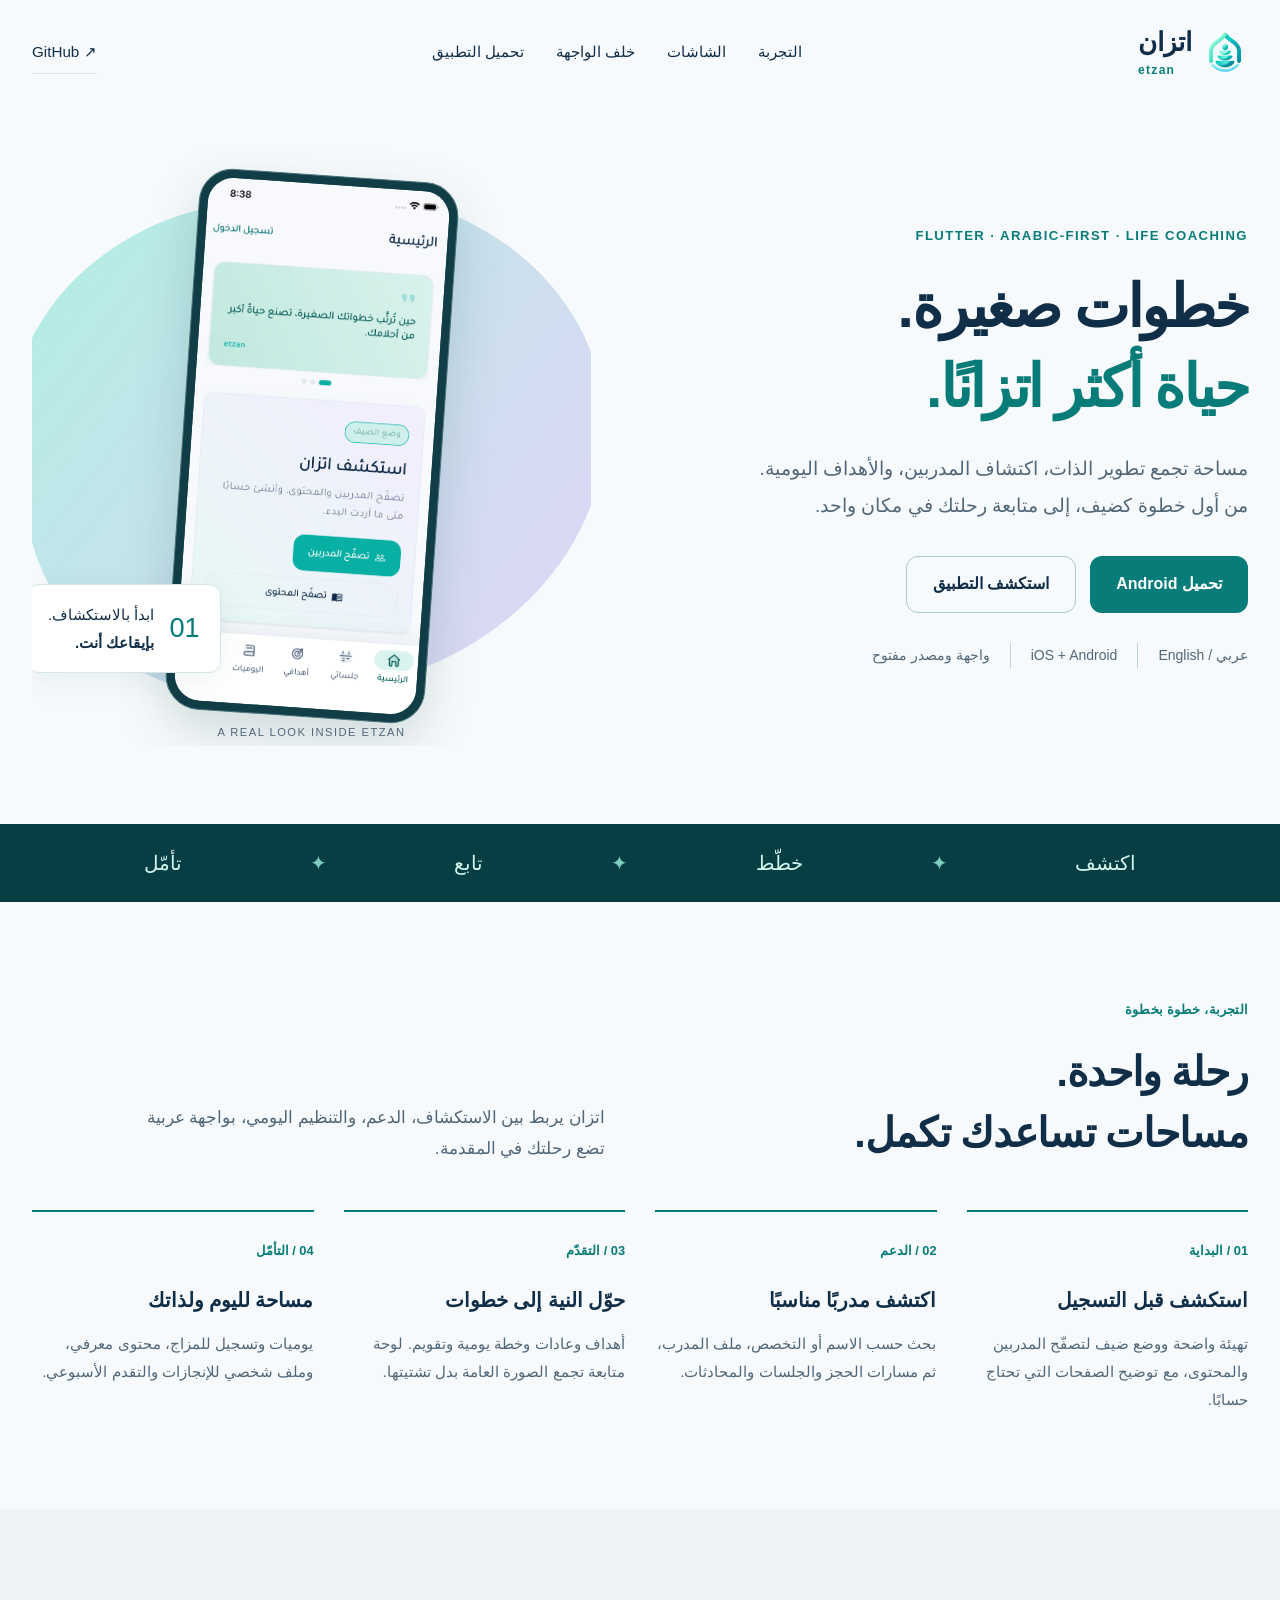
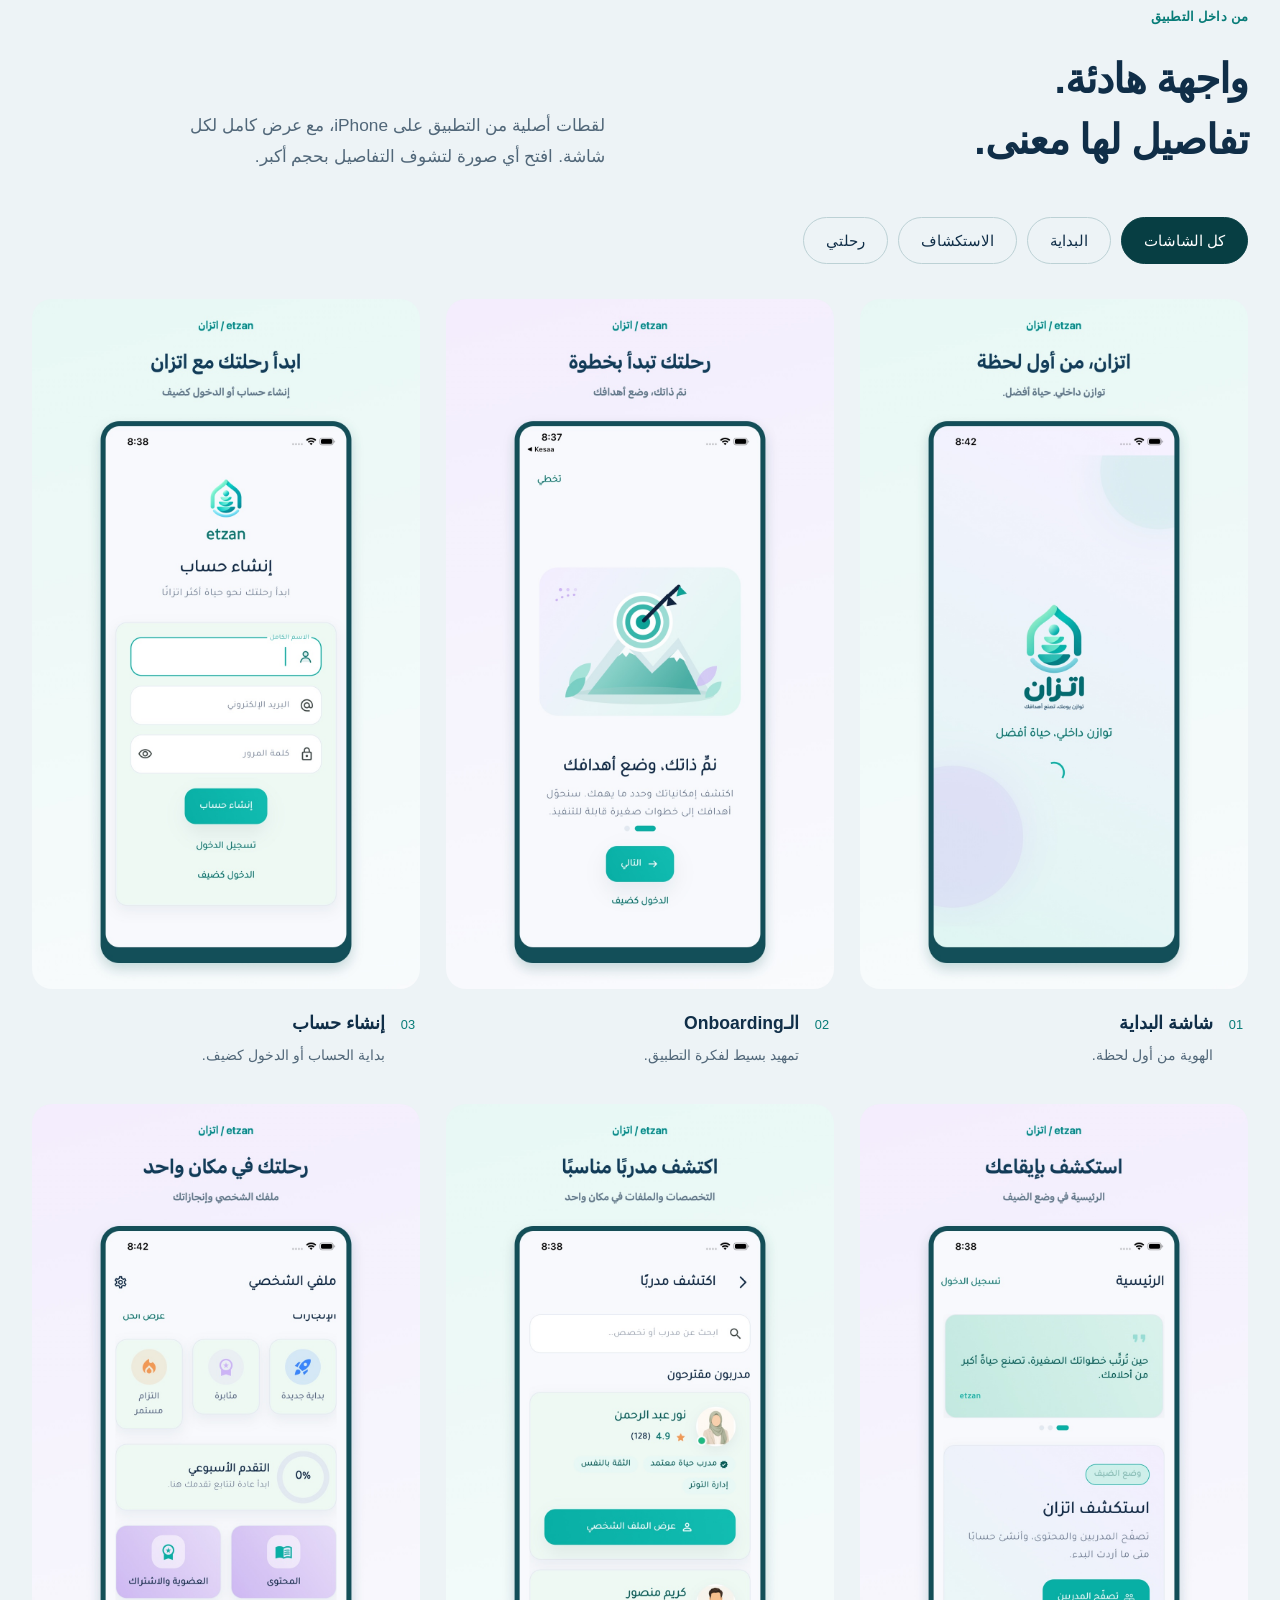
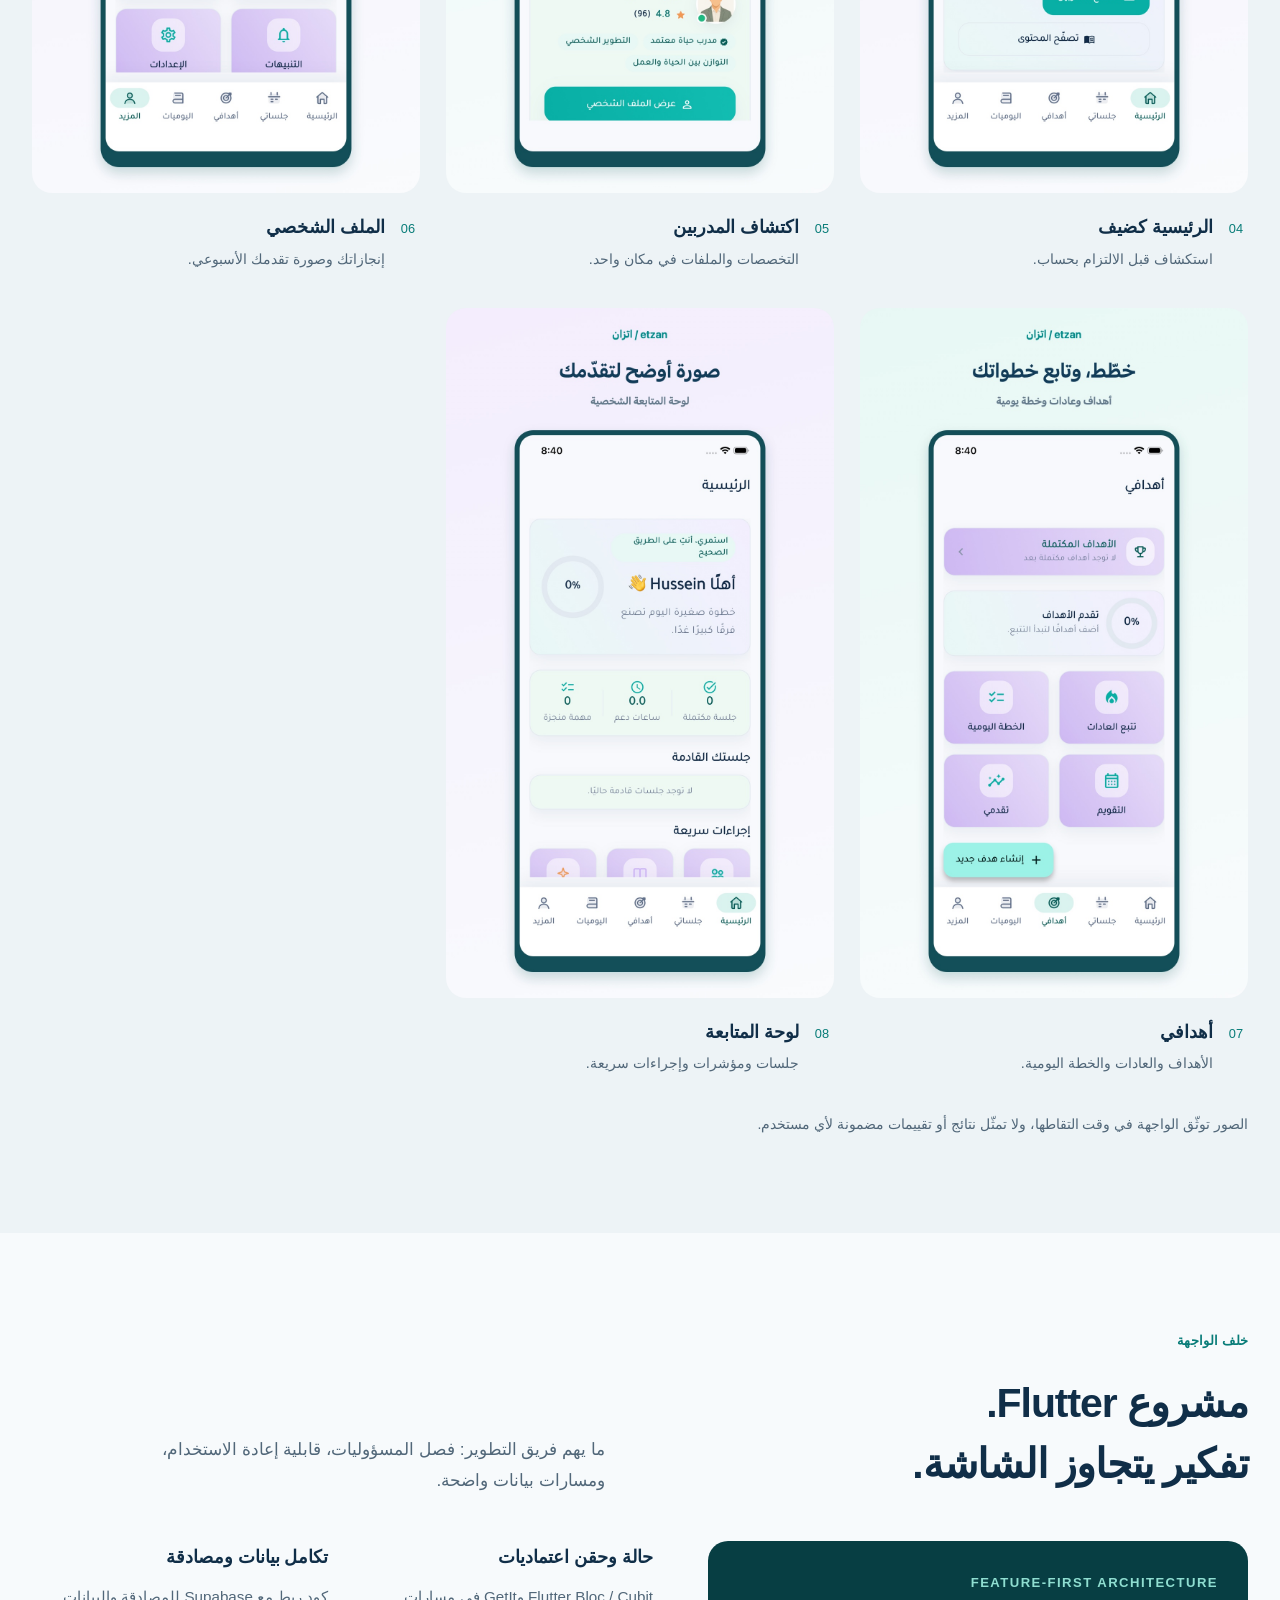
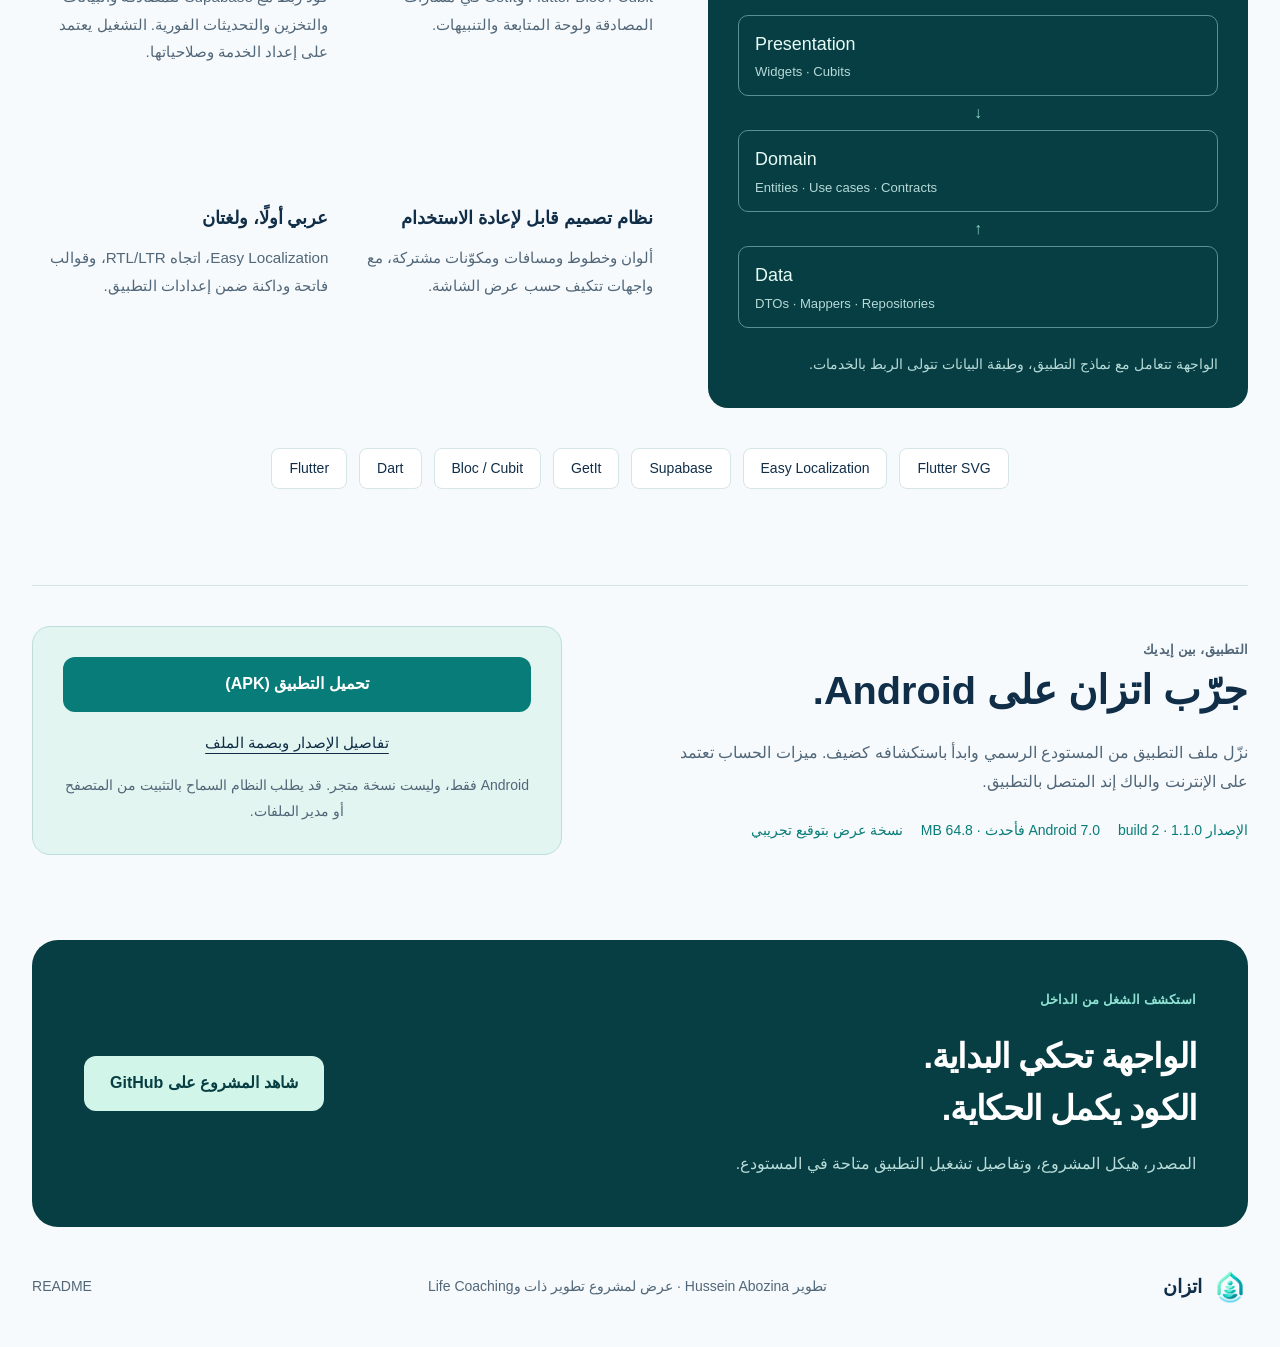
<file: docs/showcase/index.html>
<!doctype html>
<html lang="ar" dir="rtl">
<head>
  <meta charset="utf-8">
  <meta name="viewport" content="width=device-width, initial-scale=1">
  <meta name="description" content="اتزان — تطبيق Flutter عربي لتطوير الذات: اكتشاف المدربين، تنظيم الأهداف والعادات، وتوثيق رحلتك اليومية. استكشف الشاشات والتفاصيل التقنية للمشروع.">
  <meta name="theme-color" content="#073e43">
  <title>اتزان — خطوات صغيرة. حياة أكثر اتزانًا.</title>
  <link rel="icon" href="assets/favicon.png">
  <link rel="stylesheet" href="styles.css">
  <script src="app.js" defer></script>
</head>
<body>
  <a class="skip-link" href="#main">انتقل إلى المحتوى</a>
  <header class="header wrap">
    <a class="brand" href="#home" aria-label="اتزان — البداية"><img src="assets/symbol.png" alt="" width="46" height="46"><span>اتزان<small lang="en" dir="ltr">etzan</small></span></a>
    <nav aria-label="التنقل الرئيسي"><a href="#experience">التجربة</a><a href="#screens">الشاشات</a><a href="#engineering">خلف الواجهة</a><a href="#download">تحميل التطبيق</a></nav>
    <a class="repo-link" href="https://github.com/Husseinabozina/ettzan" target="_blank" rel="noopener noreferrer">GitHub <span aria-hidden="true">↗</span></a>
  </header>
  <main id="main">
    <section class="hero wrap" id="home">
      <div class="hero-copy">
        <p class="eyebrow" lang="en" dir="ltr">FLUTTER · ARABIC-FIRST · LIFE COACHING</p>
        <h1>خطوات صغيرة.<br><span>حياة أكثر اتزانًا.</span></h1>
        <p class="hero-description">مساحة تجمع تطوير الذات، اكتشاف المدربين، والأهداف اليومية. من أول خطوة كضيف، إلى متابعة رحلتك في مكان واحد.</p>
        <div class="actions"><a class="button primary" href="#download">تحميل Android</a><a class="button secondary" href="#screens">استكشف التطبيق</a></div>
        <div class="hero-facts"><span>عربي / English</span><span>iOS + Android</span><span>واجهة ومصدر مفتوح</span></div>
      </div>
      <div class="hero-stage">
        <div class="orbit" aria-hidden="true"></div>
        <div class="phone hero-phone"><img src="assets/screens/guest-home.png" alt="الرئيسية في وضع الضيف، بها محتوى تحفيزي وزر تصفح المدربين" width="1170" height="2532" fetchpriority="high"></div>
        <div class="side-note"><span class="note-number">01</span><p>ابدأ بالاستكشاف.<br><strong>بإيقاعك أنت.</strong></p></div>
        <span class="stage-label" lang="en" dir="ltr">A REAL LOOK INSIDE ETZAN</span>
      </div>
    </section>
    <div class="identity-strip"><div class="wrap"><span>اكتشف</span><i aria-hidden="true">✦</i><span>خطّط</span><i aria-hidden="true">✦</i><span>تابع</span><i aria-hidden="true">✦</i><span>تأمّل</span></div></div>
    <section class="experience wrap section" id="experience">
      <div class="section-heading"><div><p class="eyebrow">التجربة، خطوة بخطوة</p><h2>رحلة واحدة.<br>مساحات تساعدك تكمل.</h2></div><p>اتزان يربط بين الاستكشاف، الدعم، والتنظيم اليومي، بواجهة عربية تضع رحلتك في المقدمة.</p></div>
      <div class="journey-grid">
        <article><span class="step">01 / البداية</span><h3>استكشف قبل التسجيل</h3><p>تهيئة واضحة ووضع ضيف لتصفّح المدربين والمحتوى، مع توضيح الصفحات التي تحتاج حسابًا.</p></article>
        <article><span class="step">02 / الدعم</span><h3>اكتشف مدربًا مناسبًا</h3><p>بحث حسب الاسم أو التخصص، ملف المدرب، ثم مسارات الحجز والجلسات والمحادثات.</p></article>
        <article><span class="step">03 / التقدّم</span><h3>حوّل النية إلى خطوات</h3><p>أهداف وعادات وخطة يومية وتقويم. لوحة متابعة تجمع الصورة العامة بدل تشتيتها.</p></article>
        <article><span class="step">04 / التأمّل</span><h3>مساحة لليوم ولذاتك</h3><p>يوميات وتسجيل للمزاج، محتوى معرفي، وملف شخصي للإنجازات والتقدم الأسبوعي.</p></article>
      </div>
    </section>
    <section class="gallery-section section" id="screens">
      <div class="wrap">
        <div class="section-heading"><div><p class="eyebrow">من داخل التطبيق</p><h2>واجهة هادئة.<br>تفاصيل لها معنى.</h2></div><p>لقطات أصلية من التطبيق على iPhone، مع عرض كامل لكل شاشة. افتح أي صورة لتشوف التفاصيل بحجم أكبر.</p></div>
        <div class="filters" role="group" aria-label="تصفية الشاشات"><button type="button" data-filter="all" aria-pressed="true">كل الشاشات</button><button type="button" data-filter="start" aria-pressed="false">البداية</button><button type="button" data-filter="discover" aria-pressed="false">الاستكشاف</button><button type="button" data-filter="growth" aria-pressed="false">رحلتي</button></div>
        <div class="screen-grid">
          <figure data-category="start"><button class="screen-open" type="button" data-full="assets/screens/splash.png" aria-label="تكبير شاشة البداية"><img src="assets/posters/01-splash.jpg" alt="شاشة البداية بشعار اتزان" width="1080" height="1920" loading="lazy"></button><figcaption><span>01</span><div><h3>شاشة البداية</h3><p>الهوية من أول لحظة.</p></div></figcaption></figure>
          <figure data-category="start"><button class="screen-open" type="button" data-full="assets/screens/onboarding.png" aria-label="تكبير شاشة التهيئة"><img src="assets/posters/02-onboarding.jpg" alt="التهيئة الأولى: نم ذاتك وضع أهدافك" width="1080" height="1920" loading="lazy"></button><figcaption><span>02</span><div><h3>الـOnboarding</h3><p>تمهيد بسيط لفكرة التطبيق.</p></div></figcaption></figure>
          <figure data-category="start"><button class="screen-open" type="button" data-full="assets/screens/signup.png" aria-label="تكبير شاشة إنشاء الحساب"><img src="assets/posters/03-signup.jpg" alt="إنشاء حساب بالاسم والبريد وكلمة المرور" width="1080" height="1920" loading="lazy"></button><figcaption><span>03</span><div><h3>إنشاء حساب</h3><p>بداية الحساب أو الدخول كضيف.</p></div></figcaption></figure>
          <figure data-category="discover"><button class="screen-open" type="button" data-full="assets/screens/guest-home.png" aria-label="تكبير الرئيسية كضيف"><img src="assets/posters/04-guest-home.jpg" alt="الصفحة الرئيسية للضيف" width="1080" height="1920" loading="lazy"></button><figcaption><span>04</span><div><h3>الرئيسية كضيف</h3><p>استكشاف قبل الالتزام بحساب.</p></div></figcaption></figure>
          <figure data-category="discover"><button class="screen-open" type="button" data-full="assets/screens/coaches.png" aria-label="تكبير شاشة المدربين"><img src="assets/posters/05-coaches.jpg" alt="البحث في قائمة المدربين وتخصصاتهم" width="1080" height="1920" loading="lazy"></button><figcaption><span>05</span><div><h3>اكتشاف المدربين</h3><p>التخصصات والملفات في مكان واحد.</p></div></figcaption></figure>
          <figure data-category="growth"><button class="screen-open" type="button" data-full="assets/screens/profile.png" aria-label="تكبير الملف الشخصي"><img src="assets/posters/06-profile.jpg" alt="ملفي الشخصي والإنجازات والتقدم الأسبوعي" width="1080" height="1920" loading="lazy"></button><figcaption><span>06</span><div><h3>الملف الشخصي</h3><p>إنجازاتك وصورة تقدمك الأسبوعي.</p></div></figcaption></figure>
          <figure data-category="growth"><button class="screen-open" type="button" data-full="assets/screens/goals.png" aria-label="تكبير شاشة الأهداف"><img src="assets/posters/07-goals.jpg" alt="الأهداف والعادات والخطة اليومية والتقويم" width="1080" height="1920" loading="lazy"></button><figcaption><span>07</span><div><h3>أهدافي</h3><p>الأهداف والعادات والخطة اليومية.</p></div></figcaption></figure>
          <figure data-category="growth"><button class="screen-open" type="button" data-full="assets/screens/dashboard.png" aria-label="تكبير لوحة المتابعة"><img src="assets/posters/08-dashboard.jpg" alt="لوحة الرئيسية للمستخدم المسجل ومؤشرات التقدم" width="1080" height="1920" loading="lazy"></button><figcaption><span>08</span><div><h3>لوحة المتابعة</h3><p>جلسات ومؤشرات وإجراءات سريعة.</p></div></figcaption></figure>
        </div>
        <p class="gallery-note">الصور توثّق الواجهة في وقت التقاطها، ولا تمثّل نتائج أو تقييمات مضمونة لأي مستخدم.</p>
      </div>
    </section>
    <section class="engineering wrap section" id="engineering">
      <div class="section-heading"><div><p class="eyebrow">خلف الواجهة</p><h2>مشروع Flutter.<br>تفكير يتجاوز الشاشة.</h2></div><p>ما يهم فريق التطوير: فصل المسؤوليات، قابلية إعادة الاستخدام، ومسارات بيانات واضحة.</p></div>
      <div class="engineering-layout">
        <div class="architecture"><p class="eyebrow" lang="en" dir="ltr">FEATURE-FIRST ARCHITECTURE</p><div lang="en" dir="ltr"><span>Presentation<small>Widgets · Cubits</small></span><b aria-hidden="true">↓</b><span>Domain<small>Entities · Use cases · Contracts</small></span><b aria-hidden="true">↑</b><span>Data<small>DTOs · Mappers · Repositories</small></span></div><p>الواجهة تتعامل مع نماذج التطبيق، وطبقة البيانات تتولى الربط بالخدمات.</p></div>
        <div class="engineering-points"><article><h3>حالة وحقن اعتماديات</h3><p>Flutter Bloc / Cubit وGetIt في مسارات المصادقة ولوحة المتابعة والتنبيهات.</p></article><article><h3>تكامل بيانات ومصادقة</h3><p>كود ربط مع Supabase للمصادقة والبيانات والتخزين والتحديثات الفورية. التشغيل يعتمد على إعداد الخدمة وصلاحياتها.</p></article><article><h3>نظام تصميم قابل لإعادة الاستخدام</h3><p>ألوان وخطوط ومسافات ومكوّنات مشتركة، مع واجهات تتكيف حسب عرض الشاشة.</p></article><article><h3>عربي أولًا، ولغتان</h3><p>Easy Localization، اتجاه RTL/LTR، وقوالب فاتحة وداكنة ضمن إعدادات التطبيق.</p></article></div>
      </div>
      <div class="stack" lang="en" dir="ltr"><span>Flutter</span><span>Dart</span><span>Bloc / Cubit</span><span>GetIt</span><span>Supabase</span><span>Easy Localization</span><span>Flutter SVG</span></div>
    </section>
    <section class="download-section wrap" id="download" aria-labelledby="download-title">
      <div><p class="eyebrow">التطبيق، بين إيديك</p><h2 id="download-title">جرّب اتزان على Android.</h2><p>نزّل ملف التطبيق من المستودع الرسمي وابدأ باستكشافه كضيف. ميزات الحساب تعتمد على الإنترنت والباك إند المتصل بالتطبيق.</p><div class="download-meta"><span>الإصدار 1.1.0 · build 2</span><span>Android 7.0 فأحدث · 64.8 MB</span><span>نسخة عرض بتوقيع تجريبي</span></div></div>
      <div class="download-actions"><a class="button primary apk-download" href="https://github.com/Husseinabozina/ettzan/releases/download/v1.1.0-showcase/etzan-1.1.0-showcase.apk">تحميل التطبيق (APK)</a><a class="release-details" href="https://github.com/Husseinabozina/ettzan/releases/tag/v1.1.0-showcase" target="_blank" rel="noopener noreferrer">تفاصيل الإصدار وبصمة الملف</a><p>Android فقط، وليست نسخة متجر. قد يطلب النظام السماح بالتثبيت من المتصفح أو مدير الملفات.</p></div>
    </section>
    <section class="closing wrap"><div><p class="eyebrow">استكشف الشغل من الداخل</p><h2>الواجهة تحكي البداية.<br>الكود يكمل الحكاية.</h2><p>المصدر، هيكل المشروع، وتفاصيل تشغيل التطبيق متاحة في المستودع.</p></div><a class="button light" href="https://github.com/Husseinabozina/ettzan" target="_blank" rel="noopener noreferrer">شاهد المشروع على GitHub</a></section>
  </main>
  <footer class="wrap footer"><a class="brand" href="#home"><img src="assets/symbol.png" alt="" width="36" height="36"><span>اتزان</span></a><p>تطوير <a href="https://github.com/Husseinabozina">Hussein Abozina</a> · عرض لمشروع تطوير ذات وLife Coaching</p><a href="https://github.com/Husseinabozina/ettzan#readme">README</a></footer>
  <dialog id="image-dialog" aria-labelledby="image-title"><div class="dialog-bar"><h2 id="image-title">تفاصيل الشاشة</h2><button type="button" id="close-dialog" aria-label="إغلاق الصورة">إغلاق ×</button></div><img id="dialog-image" alt=""></dialog>
</body>
</html>
</file>
<file: docs/showcase/styles.css>
@font-face{font-family:EtzanArabic;src:local("Geeza Pro");font-display:swap}
:root{--ink:#102e48;--muted:#516779;--teal:#087c78;--bright:#08afa4;--deep:#073e43;--line:#d5e5e8;--paper:#f7fafc;--lavender:#e6d9fa;--mint:#d9f5ec}
*{box-sizing:border-box}html{scroll-behavior:smooth;scroll-padding-top:32px}body{margin:0;background:var(--paper);color:var(--ink);font-family:EtzanArabic,"Segoe UI",Tahoma,Arial,sans-serif;font-size:1rem;line-height:1.8}a{color:inherit;text-decoration:none}button{font:inherit;cursor:pointer}button,a{-webkit-tap-highlight-color:transparent}button:focus-visible,a:focus-visible{outline:3px solid #087c78;outline-offset:6px}img{display:block;max-width:100%;height:auto}.wrap{width:min(1220px,calc(100% - 64px));margin-inline:auto}.header{display:flex;align-items:center;justify-content:space-between;padding-block:27px;gap:20px}.brand{display:flex;align-items:center;gap:10px;font-weight:700;font-size:1.65rem;line-height:1.2}.brand img{object-fit:contain}.brand small{display:block;font-size:.75rem;letter-spacing:.11em;color:var(--teal);margin-top:4px}.header nav{display:flex;gap:32px;font-size:.95rem}.header nav a:hover,.repo-link:hover{color:var(--teal)}.repo-link{direction:ltr;border-bottom:1px solid var(--line);font-size:.95rem;padding:8px 0}.skip-link{position:fixed;top:-100px;right:20px;background:white;z-index:5;padding:12px}.skip-link:focus{top:12px}.hero{display:grid;grid-template-columns:1.05fr 1fr;align-items:center;gap:70px;padding-block:34px 70px;min-height:720px}.eyebrow{font-size:.82rem;font-weight:700;color:var(--teal);margin:0 0 20px;letter-spacing:.015em}.eyebrow[lang=en]{letter-spacing:.11em;text-align:right}.hero h1{font-size:clamp(2.8rem,4.6vw,4.6rem);line-height:1.35;letter-spacing:-.04em;margin:0 0 25px;font-weight:700}.hero h1 span{color:var(--teal)}.hero-description{font-size:1.17rem;line-height:1.95;color:var(--muted);max-width:490px;margin:0}.actions{display:flex;flex-wrap:wrap;gap:14px;margin-top:32px}.button{display:inline-flex;align-items:center;justify-content:center;border-radius:12px;padding:13px 26px;font-size:1rem;font-weight:700;transition:background .2s,transform .2s;min-height:50px}.button:hover{transform:translateY(-2px)}.primary{background:var(--teal);color:white}.primary:hover{background:var(--deep)}.secondary{border:1px solid #aec7ca;background:transparent}.hero-facts{display:flex;flex-wrap:wrap;gap:12px 20px;font-size:.875rem;color:var(--muted);margin-top:30px}.hero-facts span+span{border-right:1px solid #bfd2d7;padding-right:20px}.hero-stage{position:relative;display:flex;justify-content:center;align-items:center;min-height:600px;isolation:isolate}.orbit{position:absolute;inset:45px -15px 55px;background:linear-gradient(140deg,#b0efe3,#e1d4f7);border-radius:45% 55% 53% 47%;transform:rotate(-12deg);z-index:-1}.phone{padding:8px;background:#113e46;border-radius:34px;box-shadow:0 20px 50px #133f432b;max-width:278px;border:1px solid #497279}.phone img{width:100%;border-radius:26px;aspect-ratio:1170/2532;object-fit:contain}.hero-phone{transform:rotate(4deg);width:260px}.side-note{position:absolute;left:-5px;bottom:73px;display:flex;align-items:center;gap:15px;padding:16px 20px;background:#fff;border:1px solid var(--line);box-shadow:0 9px 32px #123c4310;border-radius:12px}.side-note p{margin:0;font-size:.95rem}.note-number{font-size:1.7rem;color:var(--teal);font-family:Arial,sans-serif}.stage-label{position:absolute;bottom:4px;letter-spacing:.13em;font-size:.7rem;color:var(--muted)}.identity-strip{background:var(--deep);color:#d1f5ed}.identity-strip .wrap{display:flex;justify-content:space-evenly;gap:16px;padding:21px 0;font-size:1.25rem}.identity-strip i{font-style:normal;color:#7dccc0}.section{padding-block:96px}.section-heading{display:grid;grid-template-columns:1fr 1fr;gap:70px;align-items:end;margin-bottom:45px}.section-heading h2,.closing h2{font-size:clamp(2.05rem,3.2vw,3rem);line-height:1.5;margin:0;letter-spacing:-.025em}.section-heading p:not(.eyebrow){max-width:465px;color:var(--muted);margin:0;font-size:1.08rem}.journey-grid{display:grid;grid-template-columns:repeat(4,1fr);gap:30px}.journey-grid article{border-top:2px solid var(--teal);padding-top:24px}.step{font-size:.8rem;color:var(--teal);font-weight:bold}.journey-grid h3{font-size:1.22rem;margin:19px 0 12px}.journey-grid p{color:var(--muted);font-size:.96rem;margin:0}.gallery-section{background:#edf3f6}.filters{display:flex;gap:10px;flex-wrap:wrap;margin-bottom:35px}.filters button{border:1px solid #bcd1d5;border-radius:100px;background:transparent;padding:9px 22px;color:var(--ink);font-size:.95rem}.filters button[aria-pressed=true]{background:var(--deep);border-color:var(--deep);color:white}.screen-grid{display:grid;grid-template-columns:repeat(3,minmax(0,1fr));gap:35px 26px}.screen-grid figure{margin:0;min-width:0}.screen-open{display:block;border:0;padding:0;background:none;width:100%;border-radius:20px;overflow:hidden;transition:transform .25s}.screen-open:hover{transform:translateY(-5px)}.screen-open img{width:100%;aspect-ratio:9/16;object-fit:contain}.screen-grid figcaption{display:flex;gap:16px;margin-top:19px;align-items:start;padding-inline:5px}.screen-grid figcaption>span{font-size:.8rem;direction:ltr;color:var(--teal);padding-top:5px;font-family:Arial,sans-serif}.screen-grid h3{margin:0 0 3px;font-size:1.1rem}.screen-grid figcaption p{margin:0;color:var(--muted);font-size:.9rem}.gallery-note{font-size:.875rem;color:var(--muted);margin:35px 0 0}figure[hidden]{display:none}.engineering-layout{display:grid;grid-template-columns:1fr 1.15fr;gap:55px}.architecture{padding:30px;background:var(--deep);border-radius:20px;color:#e7fcf6}.architecture .eyebrow{color:#8fded1}.architecture>div{display:flex;flex-direction:column;align-items:center;gap:9px}.architecture span{display:block;padding:12px 16px;border:1px solid #569291;width:100%;border-radius:10px;font-size:1.12rem}.architecture small{display:block;font-size:.82rem;color:#b5dad7}.architecture b{color:#8adacd;line-height:1}.architecture>p:last-child{font-size:.9rem;color:#b5dad7;margin:24px 0 0}.engineering-points{display:grid;grid-template-columns:1fr 1fr;gap:28px}.engineering-points h3{font-size:1.12rem;margin:0 0 10px}.engineering-points p{margin:0;color:var(--muted);font-size:.95rem}.stack{display:flex;flex-wrap:wrap;gap:12px;margin-top:40px;justify-content:center}.stack span{font-size:.875rem;border:1px solid var(--line);padding:7px 17px;border-radius:8px;background:white}.closing{display:flex;justify-content:space-between;align-items:center;gap:40px;background:var(--deep);border-radius:26px;padding:48px 52px;color:white}.closing .eyebrow{color:#8fe2d3}.closing h2{font-size:2.15rem}.closing p:last-child{color:#b8dcd8;font-size:.98rem;margin-bottom:0}.light{background:#d1f5e8;color:var(--deep);white-space:normal;text-align:center}.footer{display:flex;justify-content:space-between;align-items:center;gap:25px;padding-block:42px;font-size:.875rem;color:var(--muted)}.footer .brand{font-size:1.2rem;color:var(--ink)}.footer p{margin:0}.footer a:hover{text-decoration:underline}dialog{border:0;border-radius:16px;max-width:calc(100vw - 30px);padding:16px;background:#f7fafc;max-height:calc(100dvh - 30px);overflow:auto}dialog::backdrop{background:#082a38d9;backdrop-filter:blur(6px)}.dialog-bar{display:flex;justify-content:space-between;align-items:center;gap:30px;margin-bottom:14px}.dialog-bar h2{font-size:1rem;margin:0}.dialog-bar button{padding:8px 15px;border:1px solid #aec7ca;background:white;border-radius:8px;font-size:.875rem}#dialog-image{width:auto;max-height:76dvh;margin:auto;max-width:100%}
@media(min-width:1500px){.hero-stage{min-height:650px}.hero-phone{width:280px;max-width:280px}}
@media(max-width:1000px){.hero{gap:35px;min-height:660px}.hero h1{font-size:3rem}.hero-phone{width:230px}.hero-stage{min-height:570px}.side-note{left:-10px;padding:12px}.journey-grid{grid-template-columns:1fr 1fr}.screen-grid{grid-template-columns:repeat(2,minmax(0,1fr))}.engineering-layout{gap:30px}.engineering-points{grid-template-columns:1fr;gap:20px}.section-heading{gap:35px}}
@media(max-width:680px){.wrap{width:calc(100% - 36px)}.header{padding-block:20px}.header nav{display:none}.hero{grid-template-columns:1fr;padding-block:32px 50px;gap:32px;min-height:0}.hero h1{font-size:2.7rem}.hero-description{font-size:1.05rem}.hero-stage{min-height:555px;width:min(420px,100%);margin:auto}.hero-phone{width:226px}.orbit{inset:25px 0 60px}.side-note{left:0;bottom:58px}.hero-facts{gap:12px;font-size:.8rem}.hero-facts span+span{padding-right:12px}.identity-strip .wrap{font-size:1rem}.section{padding-block:65px}.section-heading{grid-template-columns:1fr;gap:20px;margin-bottom:30px}.section-heading h2{font-size:2.15rem}.section-heading p:not(.eyebrow){font-size:1rem}.journey-grid{gap:30px 20px}.journey-grid h3{font-size:1.12rem}.screen-grid{gap:28px 14px}.screen-open{border-radius:13px}.screen-grid figcaption{gap:8px;padding:0;margin-top:13px}.screen-grid h3{font-size:1rem}.screen-grid figcaption p{font-size:.875rem}.filters{gap:8px}.filters button{padding:8px 15px;font-size:.875rem}.engineering-layout{grid-template-columns:1fr;gap:32px}.engineering-points{grid-template-columns:1fr}.closing{flex-direction:column;align-items:start;padding:30px 25px;gap:25px}.closing h2{font-size:1.9rem}.footer{flex-wrap:wrap;gap:20px}.footer p{flex-basis:100%;order:3}.eyebrow[lang=en]{font-size:.72rem;letter-spacing:.06em}}
.hero-stage{overflow:clip}
.identity-strip .wrap{flex-wrap:wrap}
.screen-grid figcaption>div{min-width:0;overflow-wrap:anywhere}
.screen-grid figcaption>span{flex-shrink:0}
@media(max-width:680px){.orbit{transform:none}}
@media(max-width:360px){.screen-grid,.journey-grid{grid-template-columns:1fr}.hero h1{font-size:2.35rem}.side-note{bottom:20px}.actions .button{width:100%}.hero-facts span{border:0!important;padding:0!important}}
@media(prefers-reduced-motion:reduce){html{scroll-behavior:auto}*,*::before,*::after{transition:none!important;animation:none!important}}
.download-section{display:grid;grid-template-columns:1.2fr 1fr;gap:50px;align-items:center;padding:40px 0 85px;border-top:1px solid var(--line)}
.download-section h2{font-size:clamp(1.9rem,3.1vw,2.7rem);line-height:1.5;margin:0 0 18px}.download-section p{color:var(--muted);margin:0;max-width:570px}
.download-meta{display:flex;flex-wrap:wrap;gap:10px 18px;color:var(--teal);font-size:.875rem;margin-top:22px}.download-actions{display:flex;flex-direction:column;align-items:center;gap:17px;padding:30px;background:#e3f5f0;border:1px solid #bdded8;border-radius:18px;min-width:0}.download-actions .button{width:100%;text-align:center}.release-details{font-size:.95rem;text-decoration:underline;text-underline-offset:5px}.download-actions p{font-size:.875rem;text-align:center}
@media(max-width:680px){.download-section{grid-template-columns:1fr;gap:25px;padding-bottom:60px}.download-actions{padding:25px 20px}}
</file>
